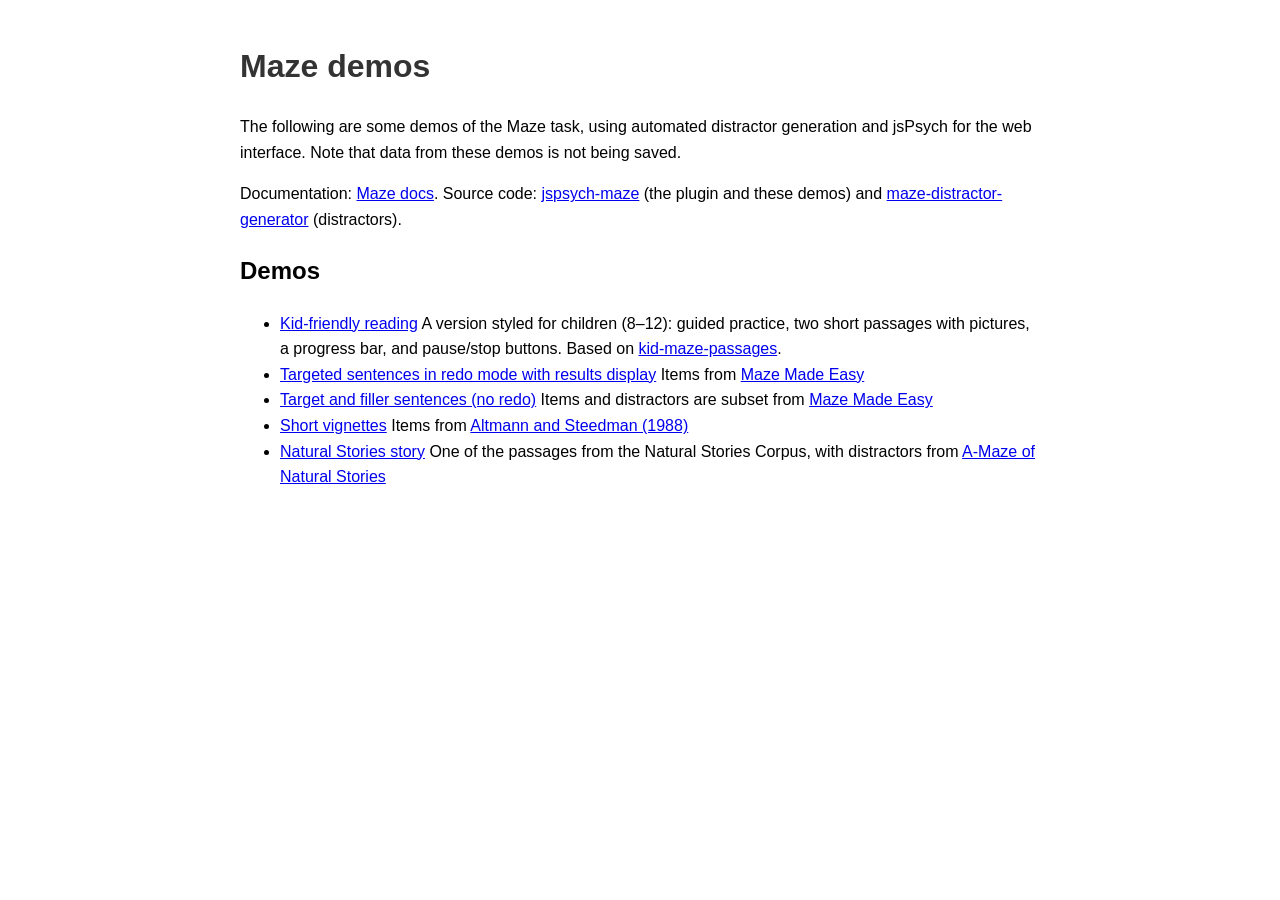
<file: deploy/index.html>
<!DOCTYPE html>
<html lang="en">
<head>
    <meta charset="UTF-8">
    <meta name="viewport" content="width=device-width, initial-scale=1.0">
    <title>Maze Demos</title>
    <style>
        body {
            font-family: Arial, sans-serif;
            max-width: 800px;
            margin: 0 auto;
            padding: 20px;
            line-height: 1.6;
        }
        h1 {
            color: #333;
        }
    </style>
</head>
<body>
    <h1>Maze demos</h1>
    
    <p>The following are some demos of the Maze task, using automated distractor generation and jsPsych for the web interface. Note that data from these demos is not being saved. </p>
    <p>Documentation: <a href="https://vboyce.github.io/maze-docs">Maze docs</a>. Source code: <a href="https://github.com/vboyce/jspsych-maze">jspsych-maze</a> (the plugin and these demos) and <a href="https://github.com/vboyce/maze-distractor-generator">maze-distractor-generator</a> (distractors).</p>

    <h2>Demos</h2>
    <ul>
        <li><a href="kid-maze-experiment/index.html">Kid-friendly reading</a> A version styled for children (8&ndash;12): guided practice, two short passages with pictures, a progress bar, and pause/stop buttons. Based on <a href="https://github.com/vboyce/kid-maze-passages">kid-maze-passages</a>.</li>
        <li><a href="moderate-experiment/index.html">Targeted sentences in redo mode with results display</a> Items from <a href="https://www.sciencedirect.com/science/article/pii/S0749596X19301147"> Maze Made Easy</a> </li>
        <li><a href="critical-experiment/index.html">Target and filler sentences (no redo)</a> Items and distractors are subset from <a href="https://www.sciencedirect.com/science/article/pii/S0749596X19301147"> Maze Made Easy</a></li>
        <li><a href="as-maze-experiment/index.html">Short vignettes</a> Items from <a href="https://www.sciencedirect.com/science/article/pii/0010027788900200"> Altmann and Steedman (1988)</a></li>
         <li><a href="ns-maze-experiment/index.html">Natural Stories story</a> One of the passages from the Natural Stories Corpus, with distractors from <a href="https://escholarship.org/uc/item/6vh9d8zm">A-Maze of Natural Stories</a></li>
    </ul>
</body>
</html>
</file>
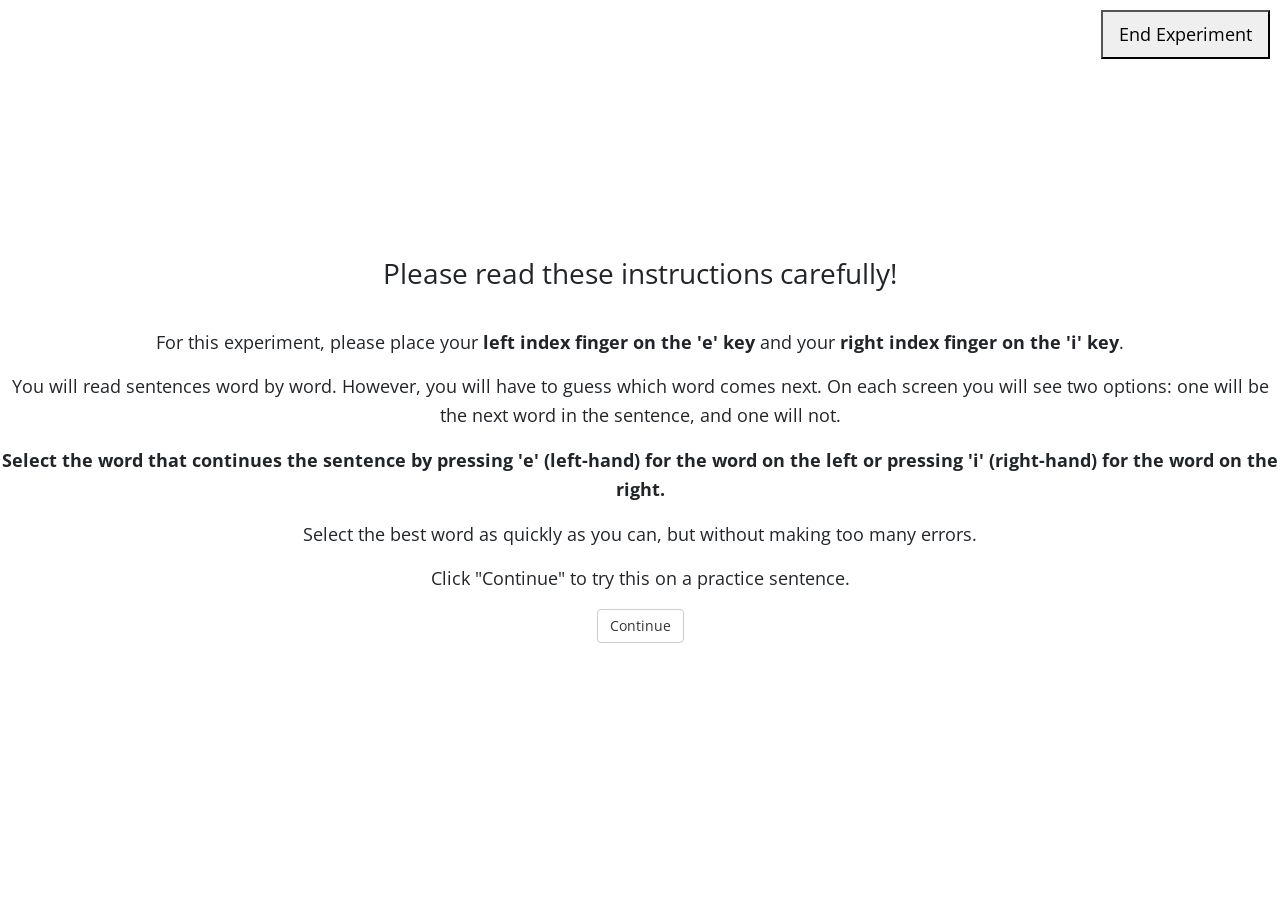
<file: deploy/as-maze-experiment/index.html>
<!doctype html><html><head><meta charset="utf-8"><title>Maze demo: Altmann & Steedman vignettes</title><meta http-equiv="X-UA-Compatible" content="ie=edge"><meta name="viewport" content="width=device-width,initial-scale=1"><script defer="defer" src="js/app.js"></script><link href="css/main.css" rel="stylesheet"></head><body></body></html>
</file>
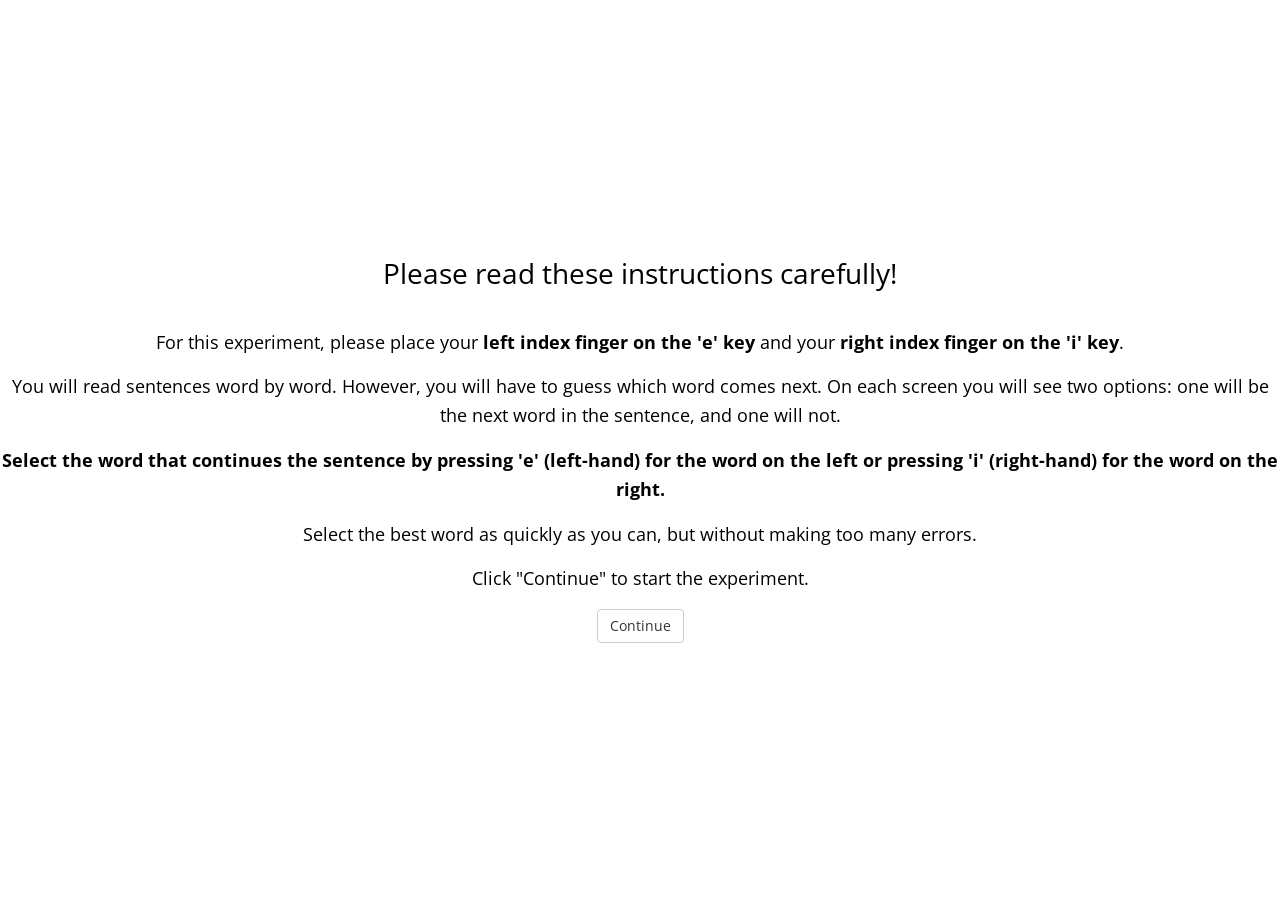
<file: deploy/critical-experiment/index.html>
<!doctype html><html><head><meta charset="utf-8"><title>Maze demo: critical items without redo</title><meta http-equiv="X-UA-Compatible" content="ie=edge"><meta name="viewport" content="width=device-width,initial-scale=1"><script defer="defer" src="js/app.js"></script><link href="css/main.css" rel="stylesheet"></head><body></body></html>
</file>
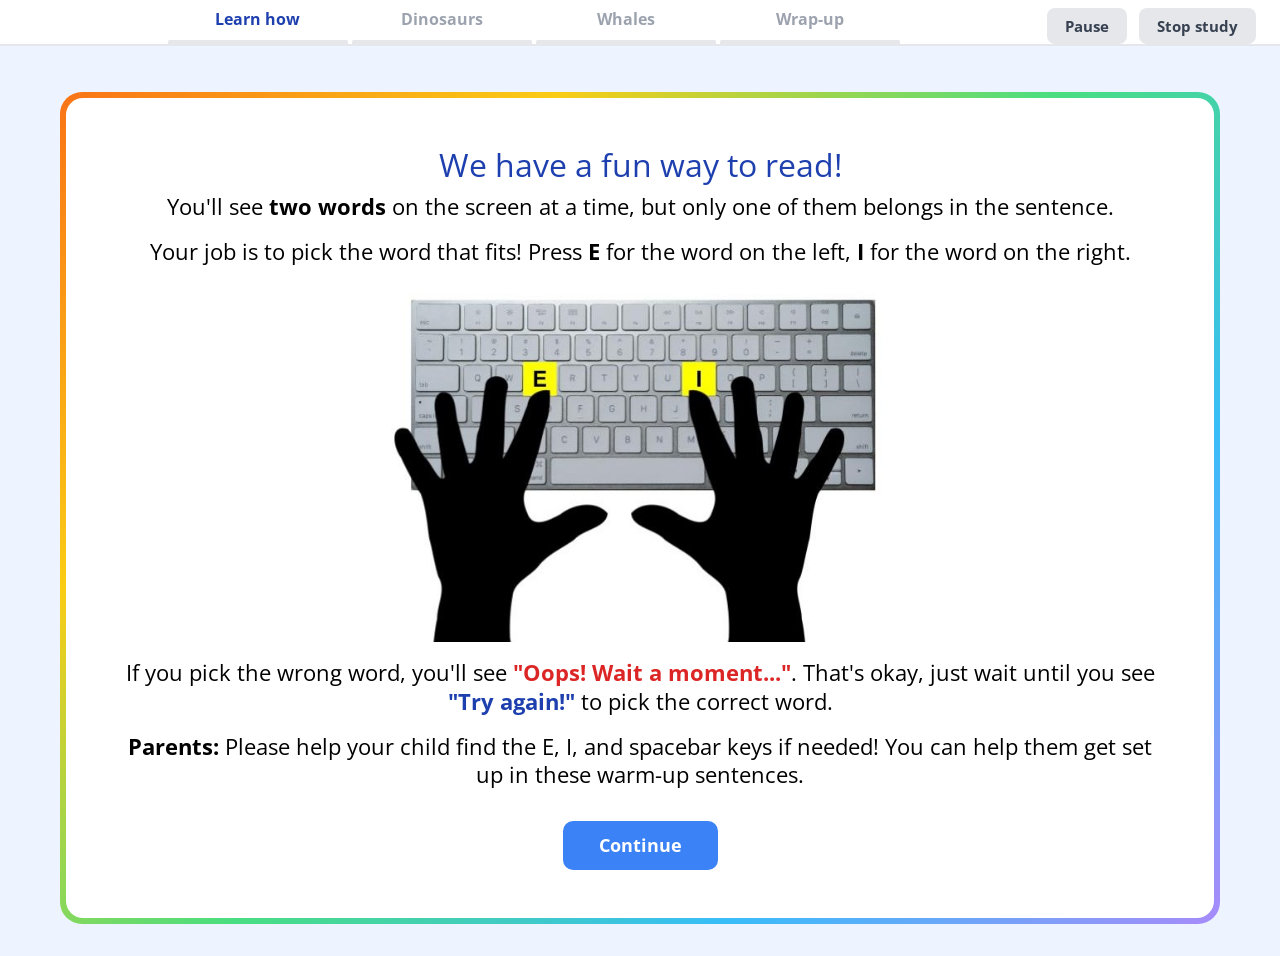
<file: deploy/kid-maze-experiment/index.html>
<!doctype html><html><head><meta charset="utf-8"><title>Maze demo: kid-friendly reading</title><meta http-equiv="X-UA-Compatible" content="ie=edge"><meta name="viewport" content="width=device-width,initial-scale=1"><script defer="defer" src="js/app.js"></script><link href="css/main.css" rel="stylesheet"></head><body></body></html>
</file>
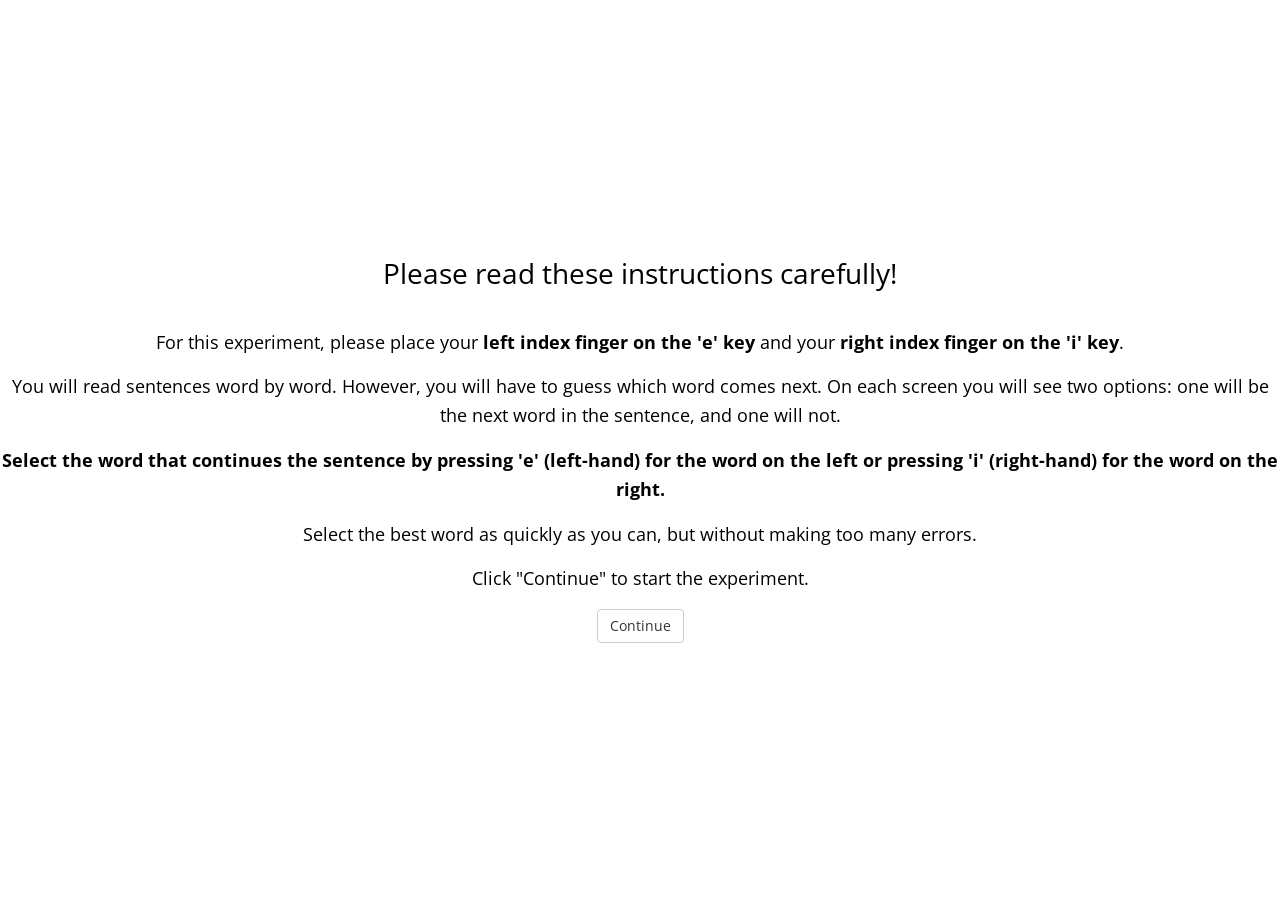
<file: deploy/moderate-experiment/index.html>
<!doctype html><html><head><meta charset="utf-8"><title>Maze demo: attachment ambiguities with an RT graph</title><meta http-equiv="X-UA-Compatible" content="ie=edge"><meta name="viewport" content="width=device-width,initial-scale=1"><script defer="defer" src="js/app.js"></script><link href="css/main.css" rel="stylesheet"></head><body></body></html>
</file>
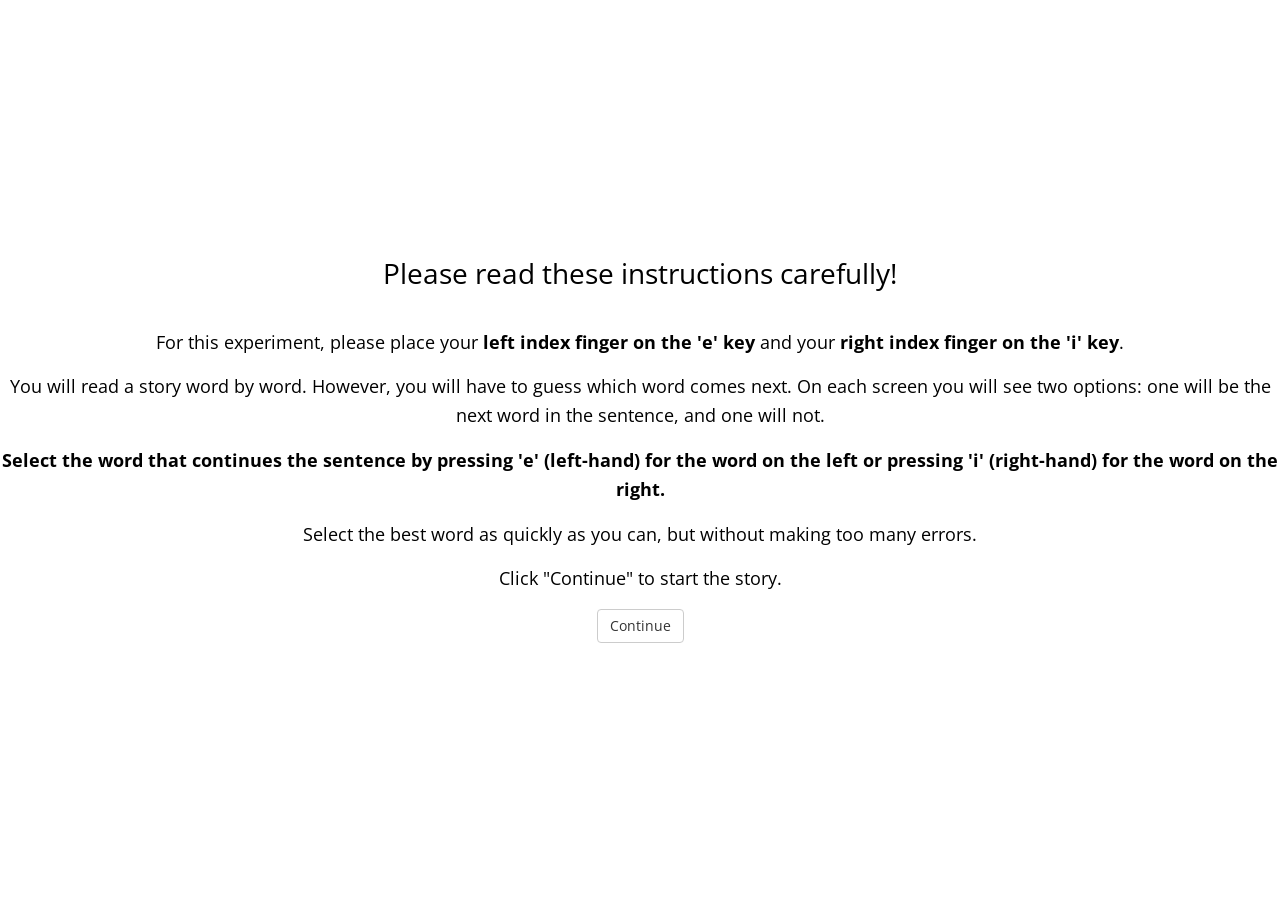
<file: deploy/ns-maze-experiment/index.html>
<!doctype html><html><head><meta charset="utf-8"><title>Maze demo: Natural Stories passage</title><meta http-equiv="X-UA-Compatible" content="ie=edge"><meta name="viewport" content="width=device-width,initial-scale=1"><script defer="defer" src="js/app.js"></script><link href="css/main.css" rel="stylesheet"></head><body></body></html>
</file>
